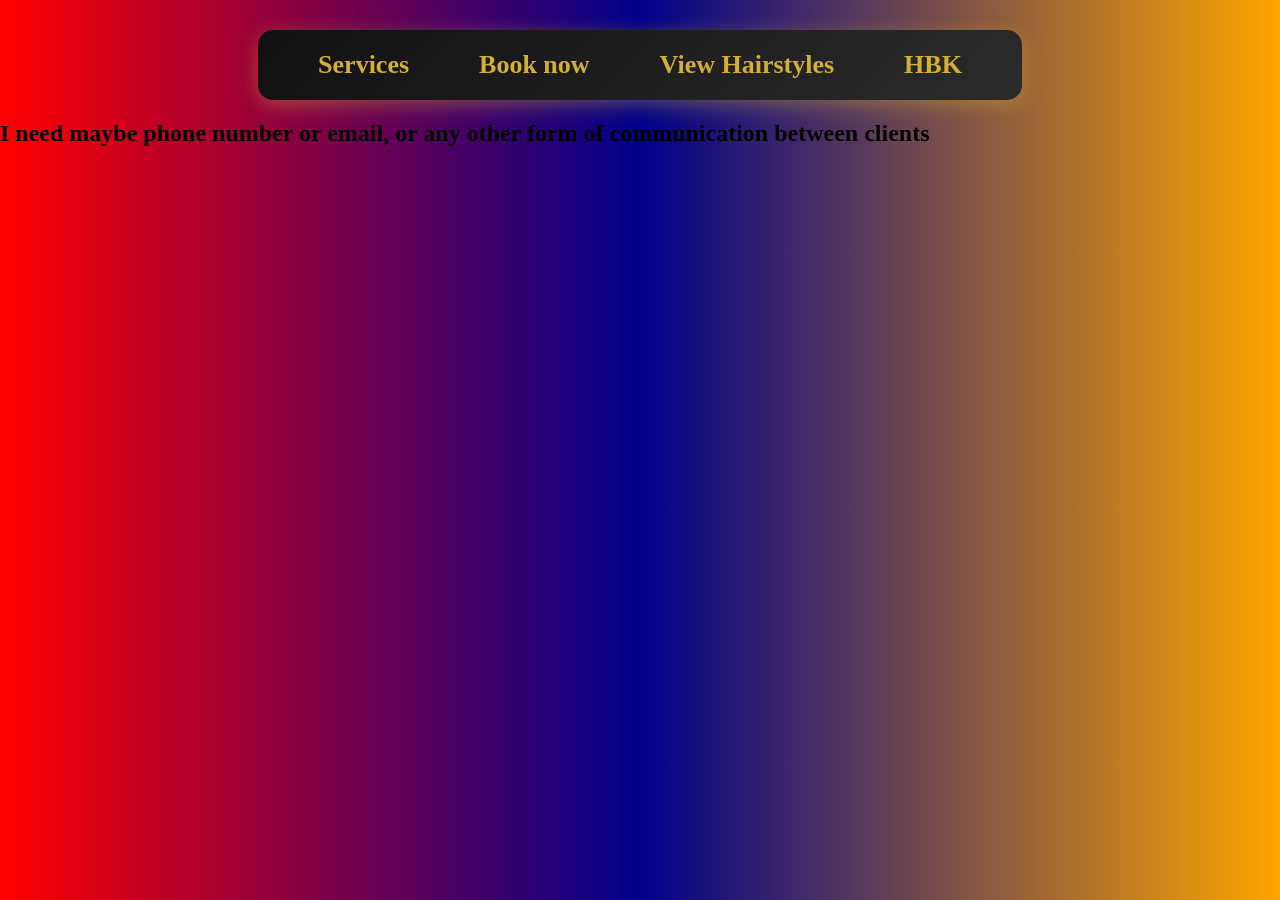
<file: Homapage/Book.html>
<!DOCTYPE html>
<html lang="en">
<head>
    <meta charset="UTF-8">
    <title>Book Now</title>
    <link rel="stylesheet" href="../Layout/layout.css">
</head>
<body style="background: linear-gradient(to right, red, darkblue, orange); min-height: 100vh; margin: 0; background-repeat: no-repeat;">
<section class="Navigation">
    <nav>
        <a href="">Services</a>
        <a href="Book.html">Book now</a>
        <a href="../Styles/styles.html">View Hairstyles</a>
        <a href="OwnerLogin.html">HBK</a>
    </nav>
</section>

<section class="Informatiom">
    <h1>I need maybe phone number or email, or any other form of communication between clients</h1>
</section>
</body>
</html>
</file>
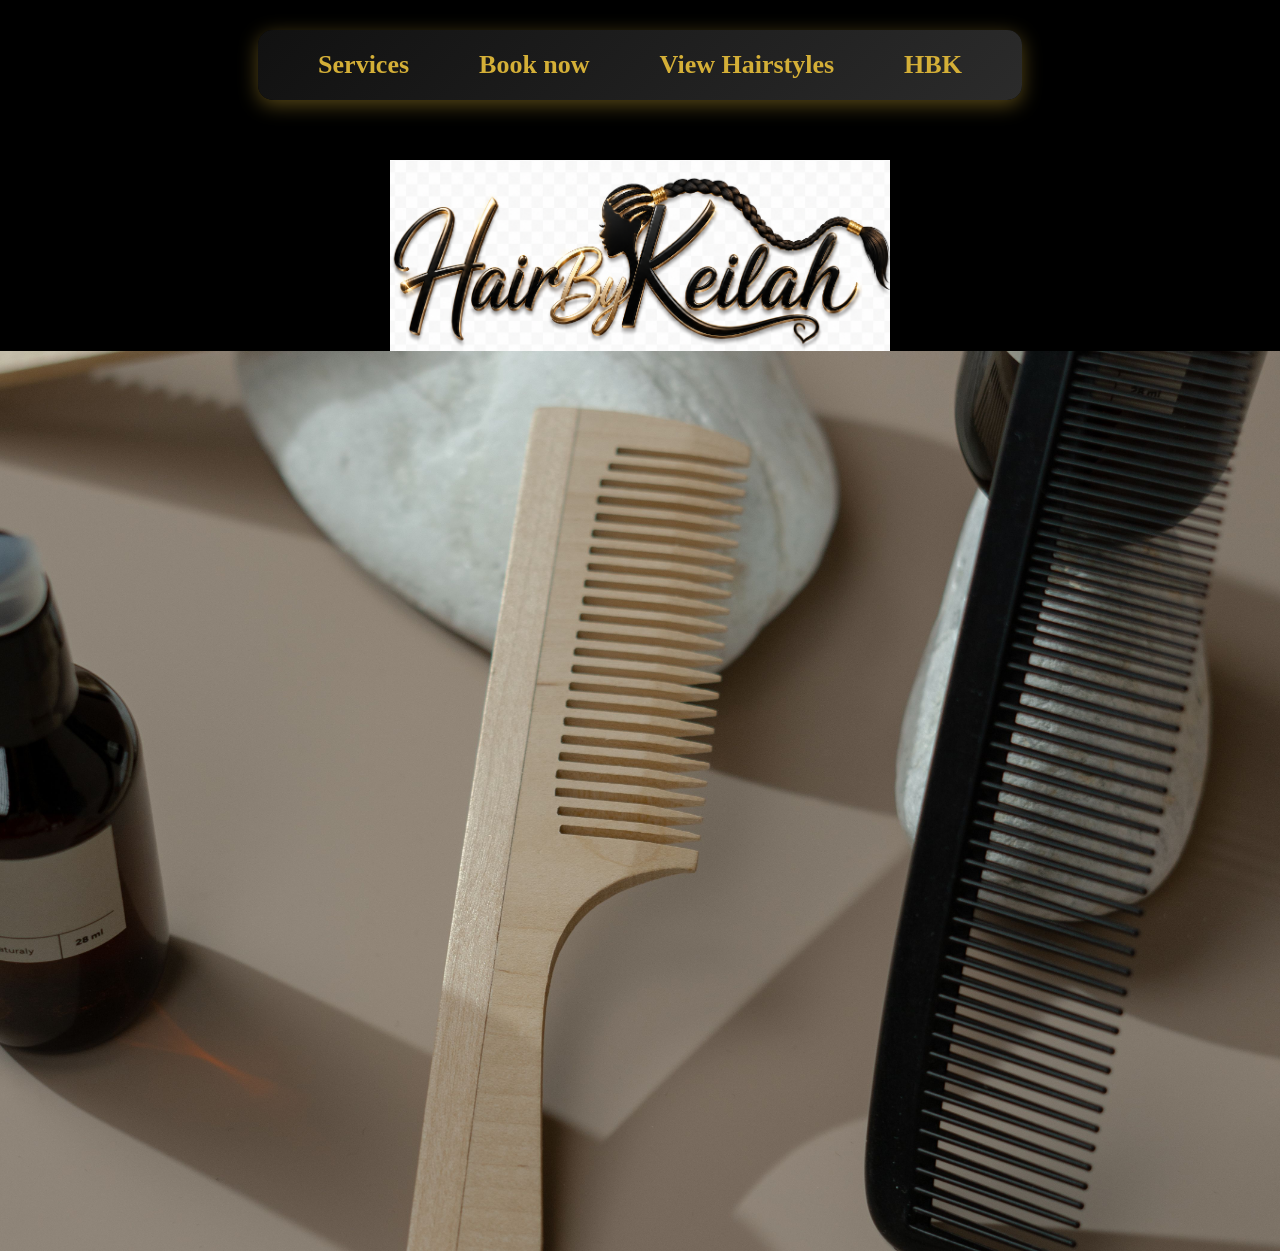
<file: Homapage/homapge.html>
<!DOCTYPE html>
<html lang="en">
<head>
    <meta charset="UTF-8">
    <title>HairByKeilah</title>
    <link rel="stylesheet" href="../Layout/layout.css">
</head>

<body>
<section class="Navigation">
    <nav>
        <a href="Services.html">Services</a>
        <a href="Book.html">Book now</a>
        <a href="../Styles/styles.html">View Hairstyles</a>
        <a href="OwnerLogin.html">HBK</a>
    </nav>
</section>
<section class="logo">
    <img src="HBKlogo.png">
</section>
<section class="HBKBackground">
    <img src="logo.jpg">
</section>
</body>
</html>
</file>
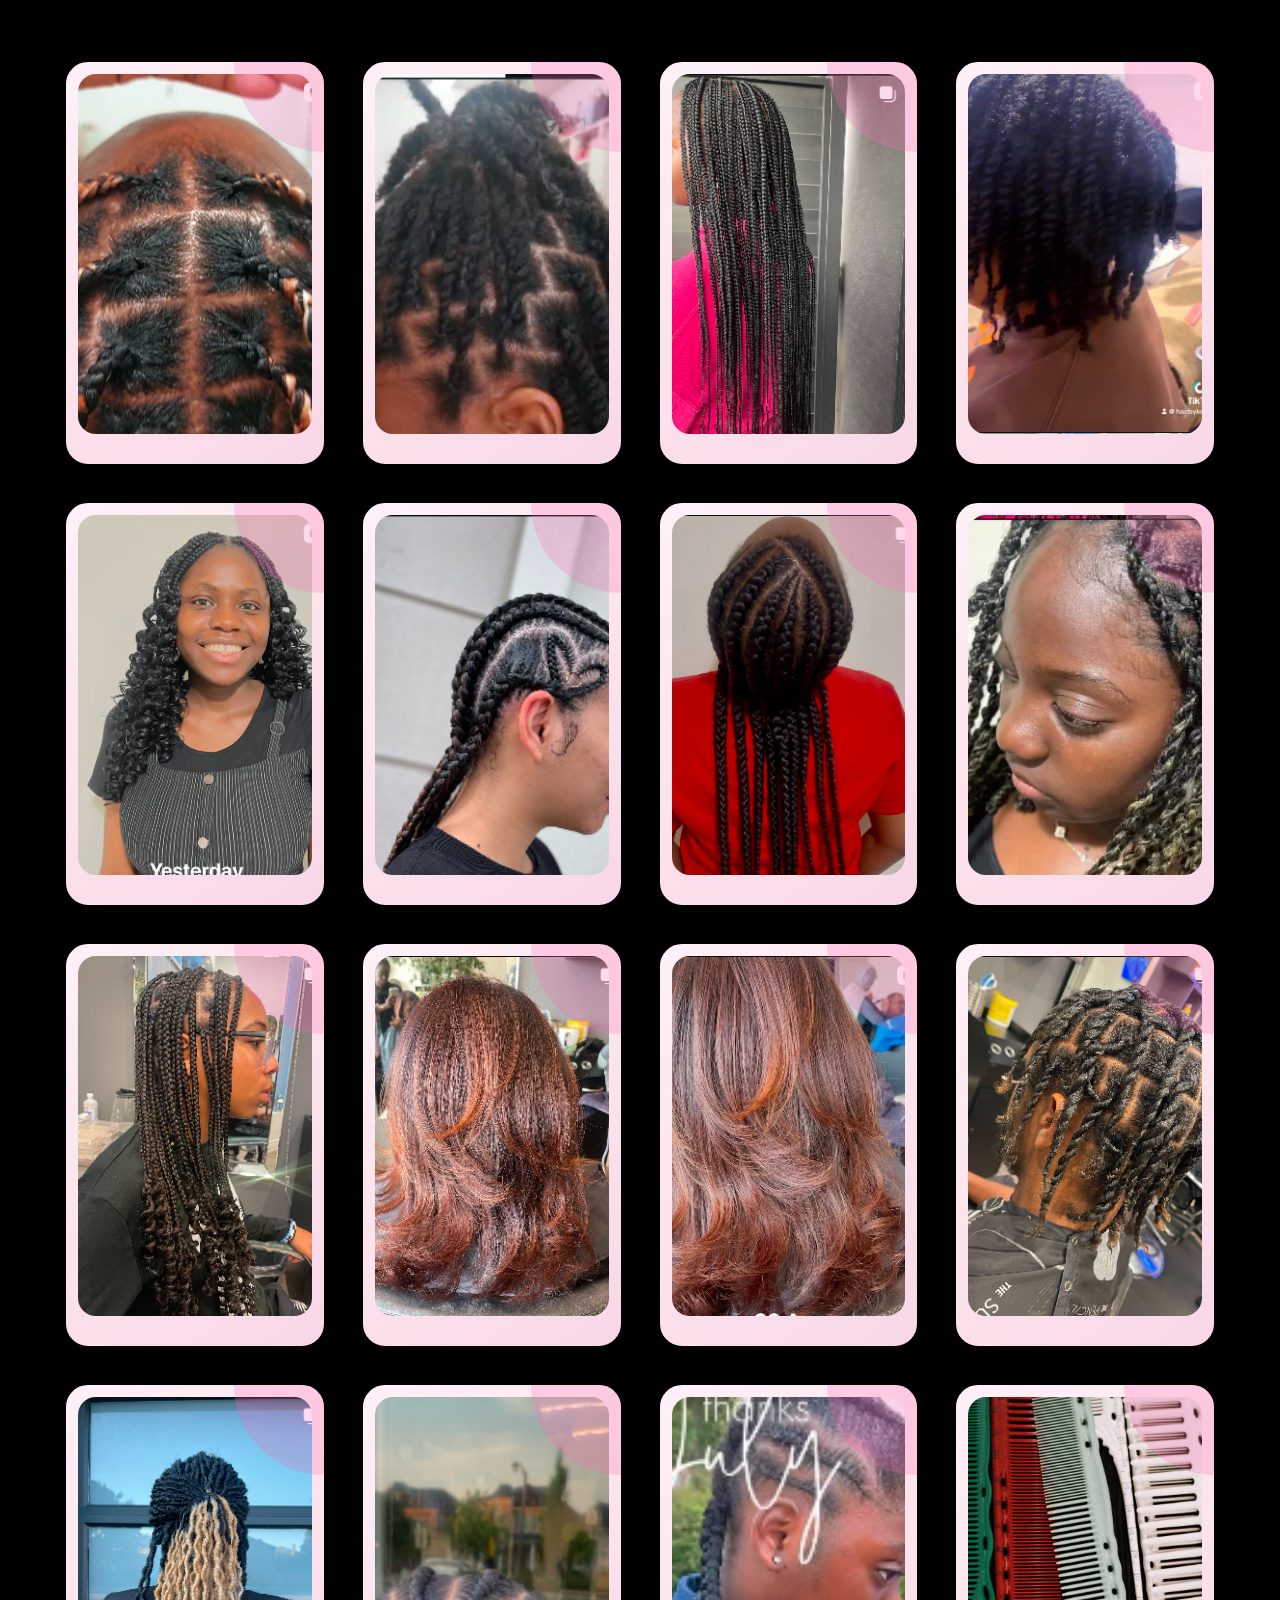
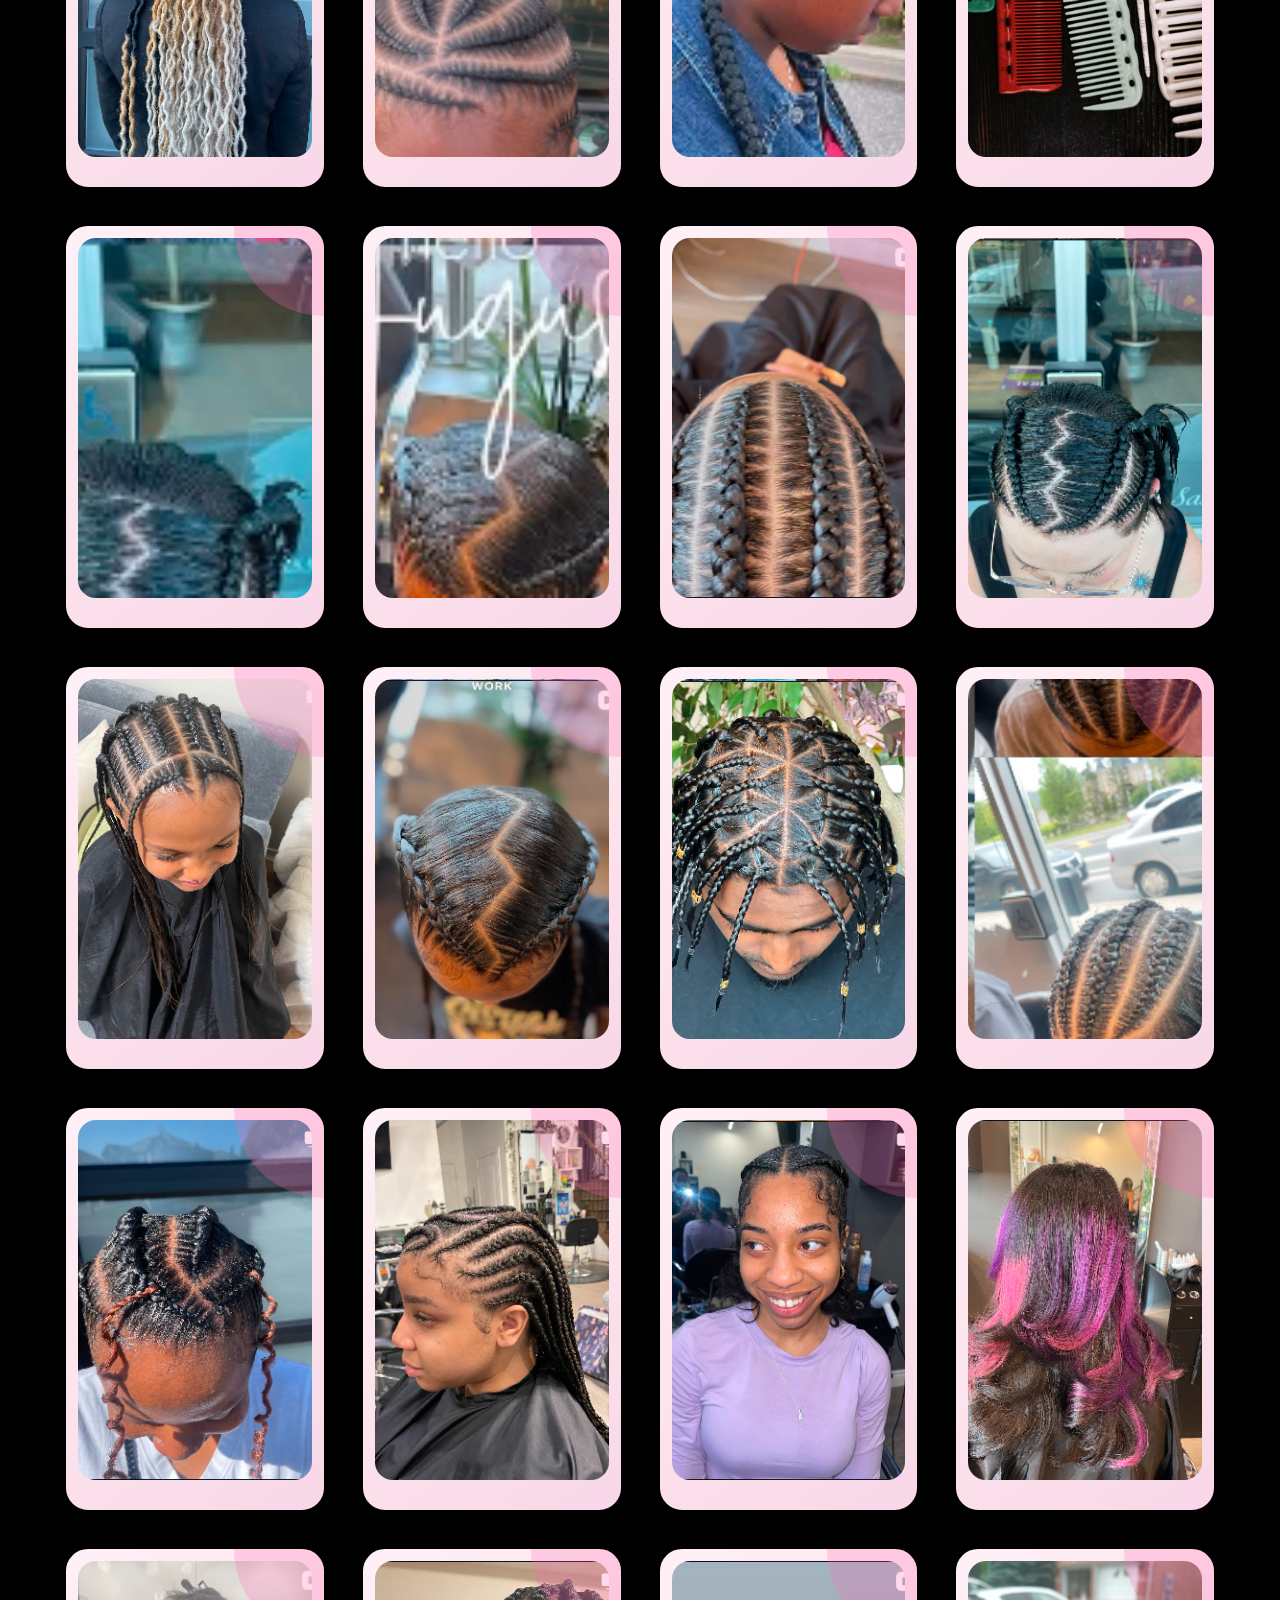
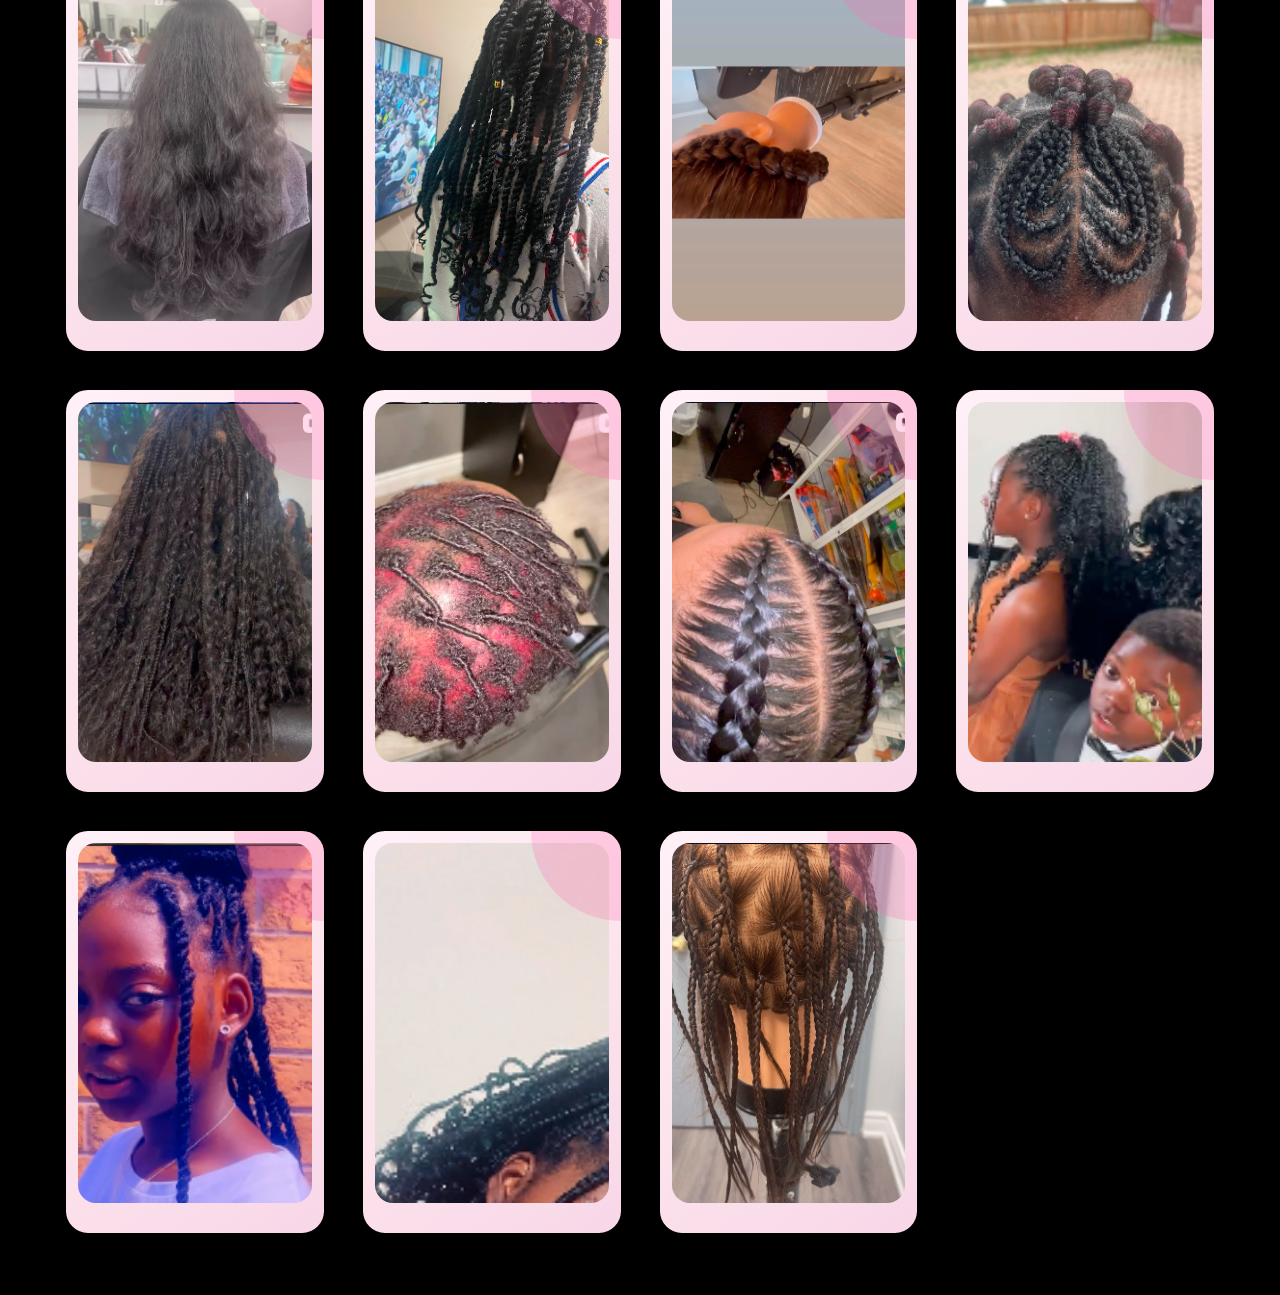
<file: Styles/styles.html>
<!DOCTYPE html>
<html lang="en">
<head>
    <meta charset="UTF-8">
    <title>HBK HairStyles</title>
    <link rel="stylesheet" href="../Layout/layout.css">
</head>
<body>
<section id="hairstyleContainer"></section>

<script src="script.js"></script>
</body>
</html>
</file>
<file: Layout/layout.css>
body {
    background-color: black;
}
* {
    margin: 0;
    padding: 0;
    box-sizing: border-box;
}

.HBKBackground {
    width: 100%;
    height: 100vh;
    overflow: hidden;
}

.HBKBackground img {
    width: 100%;
    height: 100%;
    object-fit: cover;
}
.logo {
    display: flex;
    justify-content: center;
    align-items: center;

    padding-top: 40px; /* distance from top */
    width: 100%;
}

.logo img {
    width: 500px; /* change size here */
    height: auto;
}
.Navigation {
    width: 100%;
    display: flex;
    justify-content: center;
    padding-top: 30px;
    padding-bottom: 20px;
}


.Navigation nav {
    display: flex;
    gap: 70px;

    padding: 20px 60px;

    background: linear-gradient(135deg, #111, #2b2b2b);
    border-radius: 15px;

    box-shadow: 0 5px 20px rgba(212, 175, 55, 0.4);
}


.Navigation a {
    color: #d4af37;
    text-decoration: none;

    font-size: 26px;
    font-weight: bold;

    font-family: "Georgia", serif;

    transition: 0.3s;
}


.Navigation a:hover {
    color: white;
    transform: scale(1.1);
}
/* ==============================
   HAIRSTYLE GALLERY
   ============================== */

#hairstyleContainer {
    width: 90%;
    max-width: 1400px;
    margin: 60px auto;

    display: grid;
    grid-template-columns: repeat(4, 1fr);
    gap: 35px;
}


/* ==============================
   HAIRSTYLE CARD
   ============================== */

.hairstyle-card {
    position: relative;
    overflow: hidden;

    background: linear-gradient(
            145deg,
            #fff0f7,
            #fce4ec,
            #f8d7e8
    );
    border: 2px solid black;
    border-radius: 24px;
    padding: 12px;

    box-shadow:
            0 10px 25px rgba(0, 0, 0, 0.12),
            0 0 0 rgba(255, 105, 180, 0);

    transition:
            transform 0.4s ease,
            box-shadow 0.4s ease;

    cursor: pointer;
}


/* Decorative glow */

.hairstyle-card::before {
    content: "";

    position: absolute;

    width: 180px;
    height: 180px;

    top: -90px;
    right: -90px;

    background: rgba(255, 105, 180, 0.25);

    border-radius: 50%;

    transition: 0.5s ease;
}


/* Hover animation */

.hairstyle-card:hover {
    transform: translateY(-12px) scale(1.02);

    box-shadow:
            0 20px 40px rgba(0, 0, 0, 0.18),
            0 0 30px rgba(255, 105, 180, 0.25);
}


.hairstyle-card:hover::before {
    transform: scale(2);
}


/* ==============================
   IMAGE
   ============================== */

.hairstyle-card img {
    width: 100%;
    height: 360px;

    display: block;

    object-fit: cover;

    border-radius: 18px;

    transition:
            transform 0.6s ease,
            filter 0.6s ease;
}


/* Image zoom */

.hairstyle-card:hover img {
    transform: scale(1.06);

    filter: brightness(1.05);
}


/* ==============================
   HAIRSTYLE NAME
   ============================== */

.hairstyle-card h2 {
    position: relative;

    margin: 18px 10px 12px;

    text-align: center;

    font-family: Georgia, serif;

    font-size: 23px;

    letter-spacing: 0.5px;

    color: #8e2857;

    transition:
            color 0.3s ease,
            transform 0.3s ease;
}


.hairstyle-card:hover h2 {
    color: #d63384;

    transform: translateY(-2px);
}
.Information {
    text-align: center;
    font-size: 60px;
    font-family: Times New Roman;
}

.services {
    text-align: center;
    font-size: 60px;
    font-family: Times New Roman;
}

/* ==============================
   TABLET
   ============================== */

@media (max-width: 950px) {

    #hairstyleContainer {
        grid-template-columns: repeat(2, 1fr);
    }

}


/* ==============================
   PHONE
   ============================== */

@media (max-width: 600px) {

    #hairstyleContainer {
        width: 92%;

        grid-template-columns: 1fr;

        gap: 25px;
    }


    .hairstyle-card img {
        height: 400px;
    }

}
</file>
